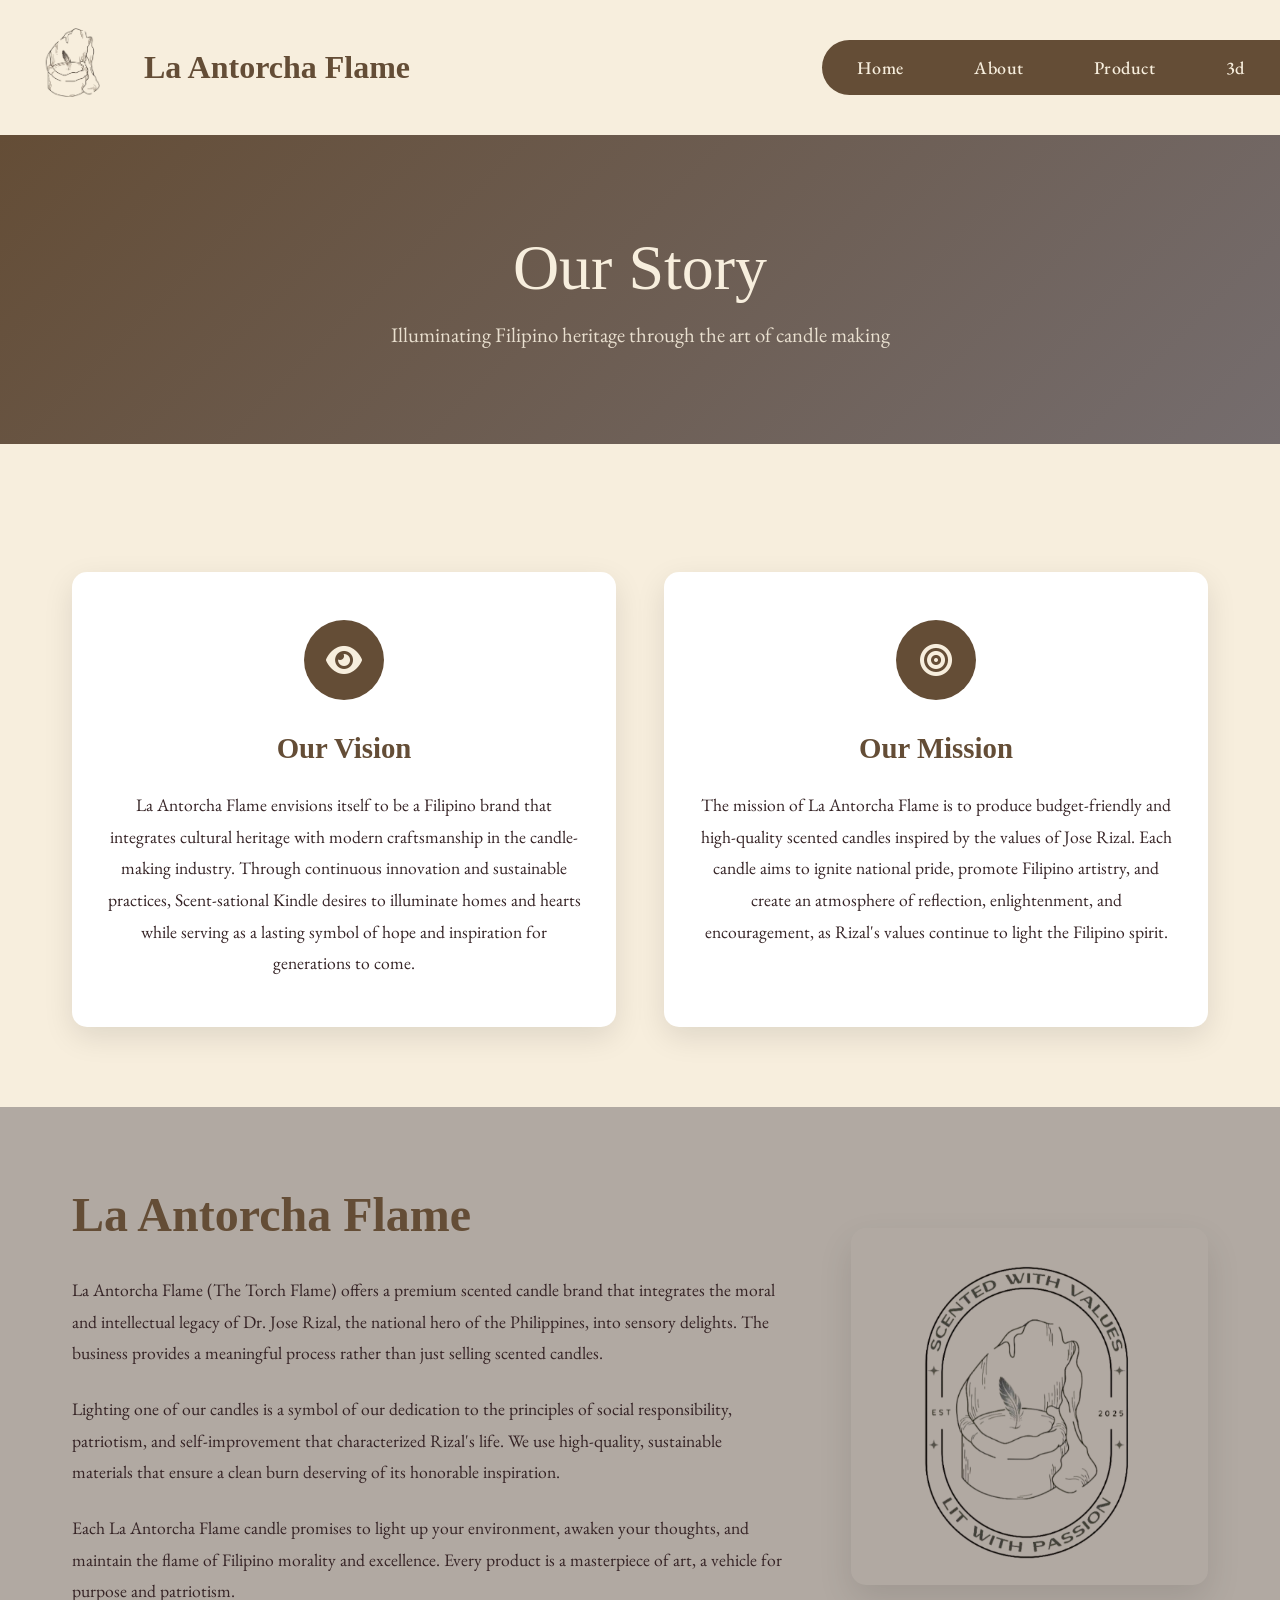
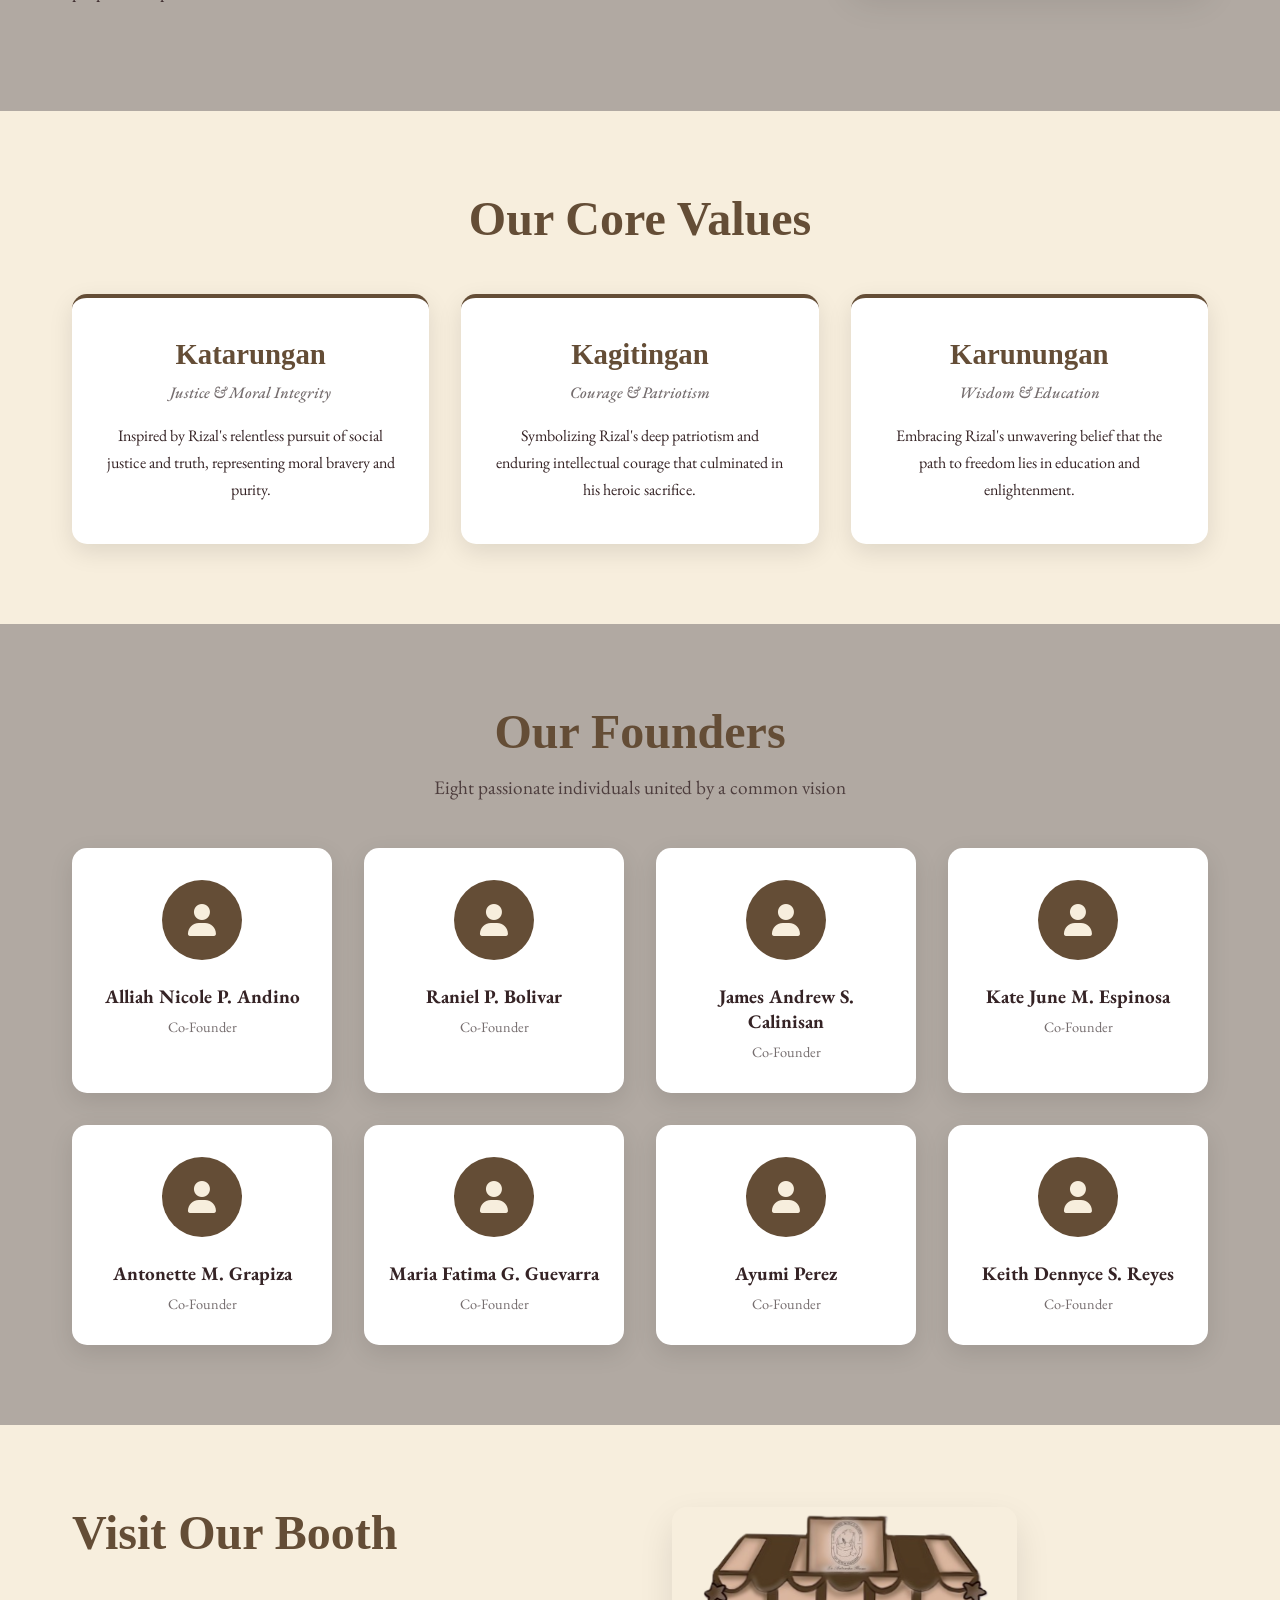
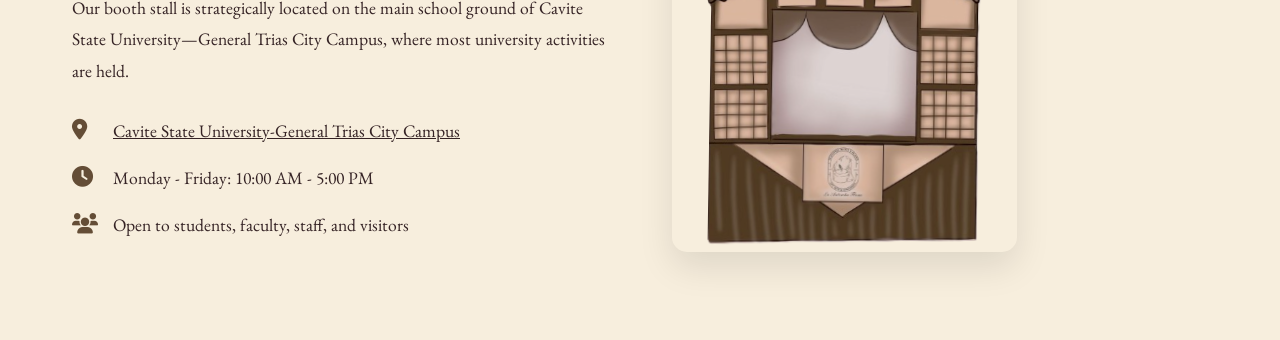
<file: about.html>
<!DOCTYPE html>
<html lang="en">
  <head>
    <meta charset="UTF-8" />
    <meta name="theme-color" content="#5c2f2d" />
    <meta name="viewport" content="width=device-width, initial-scale=1.0" />
    <link rel="icon" type="image/x-icon" href="assets/images/logo.ico" />
    <title>About Us - La Antorcha Flame</title>
    <link rel="stylesheet" href="styles/about-style.css" />
    <link rel="stylesheet" href="styles/header-style.css" />
    <link rel="stylesheet" href="styles/back-to-top.css" />
    <link
      rel="stylesheet"
      href="https://cdnjs.cloudflare.com/ajax/libs/font-awesome/6.0.0/css/all.min.css"
    />
    <link
      href="https://fonts.googleapis.com/css2?family=EB+Garamond:ital,wght@0,400..800;1,400..800&display=swap"
      rel="stylesheet"
    />
    <link
      href="https://db.onlinewebfonts.com/c/80556710521d23086f530e782e89b377?family=Shelley+Script+LT+W01"
      rel="stylesheet"
    />
  </head>
  <body>
    <iframe src="header.html" width="100%"></iframe>

    <main class="about-main">
      <section class="about-hero">
        <div class="hero-content">
          <h1>Our Story</h1>
          <p>Illuminating Filipino heritage through the art of candle making</p>
        </div>
      </section>

      <section class="mission-vision">
        <div class="container">
          <div class="mv-grid">
            <div class="mv-card">
              <div class="mv-icon">
                <i class="fas fa-eye"></i>
              </div>
              <h3>Our Vision</h3>
              <p>
                La Antorcha Flame envisions itself to be a Filipino brand that
                integrates cultural heritage with modern craftsmanship in the
                candle-making industry. Through continuous innovation and
                sustainable practices, Scent-sational Kindle desires to
                illuminate homes and hearts while serving as a lasting symbol of
                hope and inspiration for generations to come.
              </p>
            </div>
            <div class="mv-card">
              <div class="mv-icon">
                <i class="fas fa-bullseye"></i>
              </div>
              <h3>Our Mission</h3>
              <p>
                The mission of La Antorcha Flame is to produce budget-friendly
                and high-quality scented candles inspired by the values of Jose
                Rizal. Each candle aims to ignite national pride, promote
                Filipino artistry, and create an atmosphere of reflection,
                enlightenment, and encouragement, as Rizal's values continue to
                light the Filipino spirit.
              </p>
            </div>
          </div>
        </div>
      </section>

      <section class="our-story">
        <div class="container">
          <div class="story-content">
            <div class="story-text">
              <h2>La Antorcha Flame</h2>
              <p>
                La Antorcha Flame (The Torch Flame) offers a premium scented
                candle brand that integrates the moral and intellectual legacy
                of Dr. Jose Rizal, the national hero of the Philippines, into
                sensory delights. The business provides a meaningful process
                rather than just selling scented candles.
              </p>
              <p>
                Lighting one of our candles is a symbol of our dedication to the
                principles of social responsibility, patriotism, and
                self-improvement that characterized Rizal's life. We use
                high-quality, sustainable materials that ensure a clean burn
                deserving of its honorable inspiration.
              </p>
              <p>
                Each La Antorcha Flame candle promises to light up your
                environment, awaken your thoughts, and maintain the flame of
                Filipino morality and excellence. Every product is a masterpiece
                of art, a vehicle for purpose and patriotism.
              </p>
            </div>
            <div class="story-image">
              <img
                src="assets/images/logo-bg.png"
                alt="La Antorcha Flame Logo"
              />
            </div>
          </div>
        </div>
      </section>

      <section class="values">
        <div class="container">
          <h2>Our Core Values</h2>
          <div class="values-grid">
            <div class="value-card">
              <h3>Katarungan</h3>
              <p class="value-desc">Justice & Moral Integrity</p>
              <p>
                Inspired by Rizal's relentless pursuit of social justice and
                truth, representing moral bravery and purity.
              </p>
            </div>
            <div class="value-card">
              <h3>Kagitingan</h3>
              <p class="value-desc">Courage & Patriotism</p>
              <p>
                Symbolizing Rizal's deep patriotism and enduring intellectual
                courage that culminated in his heroic sacrifice.
              </p>
            </div>
            <div class="value-card">
              <h3>Karunungan</h3>
              <p class="value-desc">Wisdom & Education</p>
              <p>
                Embracing Rizal's unwavering belief that the path to freedom
                lies in education and enlightenment.
              </p>
            </div>
          </div>
        </div>
      </section>

      <section class="team">
        <div class="container">
          <h2>Our Founders</h2>
          <p class="team-subtitle">
            Eight passionate individuals united by a common vision
          </p>
          <div class="team-grid">
            <div class="team-member">
              <div class="member-avatar">
                <i class="fas fa-user"></i>
              </div>
              <h4>Alliah Nicole P. Andino</h4>
              <p>Co-Founder</p>
            </div>
            <div class="team-member">
              <div class="member-avatar">
                <i class="fas fa-user"></i>
              </div>
              <h4>Raniel P. Bolivar</h4>
              <p>Co-Founder</p>
            </div>
            <div class="team-member">
              <div class="member-avatar">
                <i class="fas fa-user"></i>
              </div>
              <h4>James Andrew S. Calinisan</h4>
              <p>Co-Founder</p>
            </div>
            <div class="team-member">
              <div class="member-avatar">
                <i class="fas fa-user"></i>
              </div>
              <h4>Kate June M. Espinosa</h4>
              <p>Co-Founder</p>
            </div>
            <div class="team-member">
              <div class="member-avatar">
                <i class="fas fa-user"></i>
              </div>
              <h4>Antonette M. Grapiza</h4>
              <p>Co-Founder</p>
            </div>
            <div class="team-member">
              <div class="member-avatar">
                <i class="fas fa-user"></i>
              </div>
              <h4>Maria Fatima G. Guevarra</h4>
              <p>Co-Founder</p>
            </div>
            <div class="team-member">
              <div class="member-avatar">
                <i class="fas fa-user"></i>
              </div>
              <h4>Ayumi Perez</h4>
              <p>Co-Founder</p>
            </div>
            <div class="team-member">
              <div class="member-avatar">
                <i class="fas fa-user"></i>
              </div>
              <h4>Keith Dennyce S. Reyes</h4>
              <p>Co-Founder</p>
            </div>
          </div>
        </div>
      </section>

      <section class="location">
        <div class="container">
          <div class="location-content">
            <div class="location-text">
              <h2>Visit Our Booth</h2>
              <p>
                Our booth stall is strategically located on the main school
                ground of Cavite State University—General Trias City Campus,
                where most university activities are held.
              </p>
              <div class="location-details">
                <div class="detail-item">
                  <i class="fas fa-map-marker-alt"></i>
                  <span
                    ><a
                      href="https://maps.app.goo.gl/ERkqHiTruerLSbaC7"
                      target="_blank"
                      >Cavite State University-General Trias City Campus</a
                    ></span
                  >
                </div>
                <div class="detail-item">
                  <i class="fas fa-clock"></i>
                  <span>Monday - Friday: 10:00 AM - 5:00 PM</span>
                </div>
                <div class="detail-item">
                  <i class="fas fa-users"></i>
                  <span>Open to students, faculty, staff, and visitors</span>
                </div>
              </div>
            </div>
            <div class="location-image">
              <img
                src="assets/images/booth.png"
                alt="La Antorcha Flame Booth"
              />
            </div>
          </div>
        </div>
      </section>
    </main>
    <a href="#page-header" class="back-to-top" id="backToTop">
        <i class="fas fa-chevron-up"></i>
    </a>

    <script src="scripts/script.js"></script>
  </body>
</html>
</file>
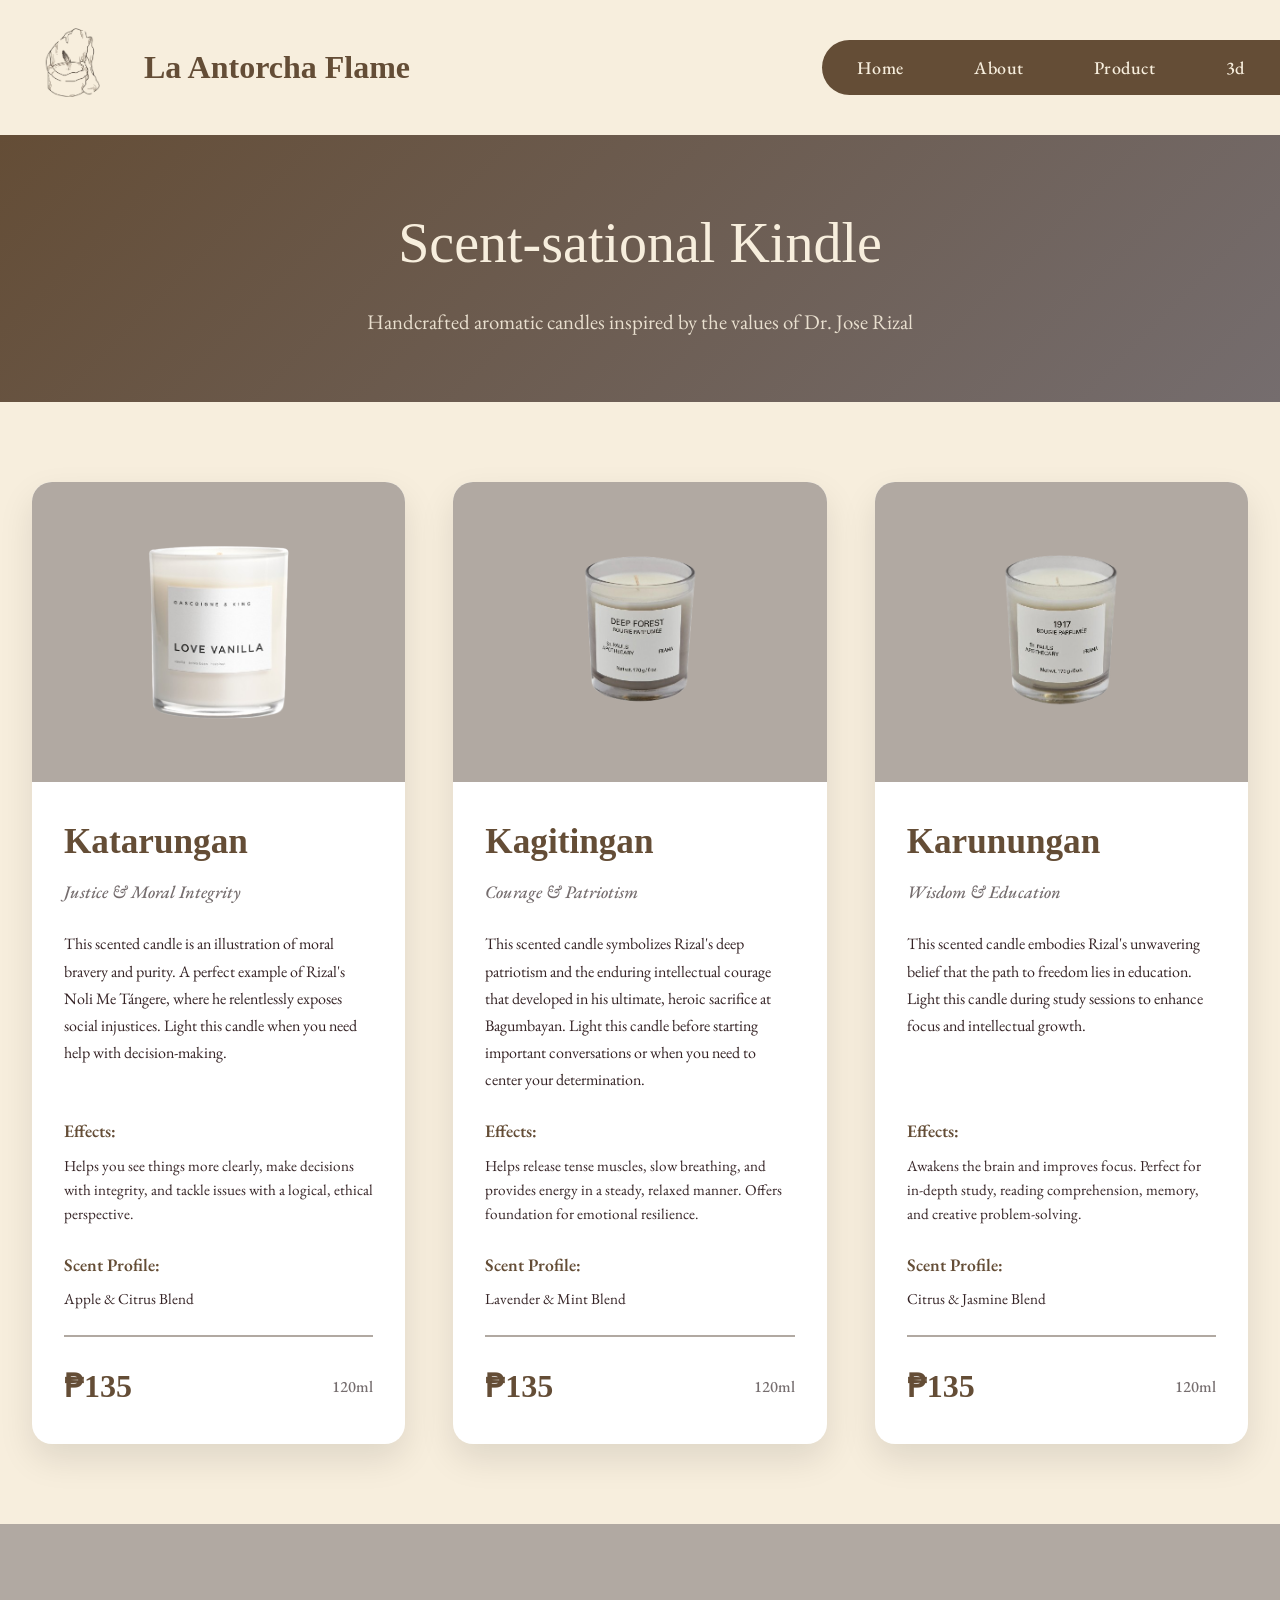
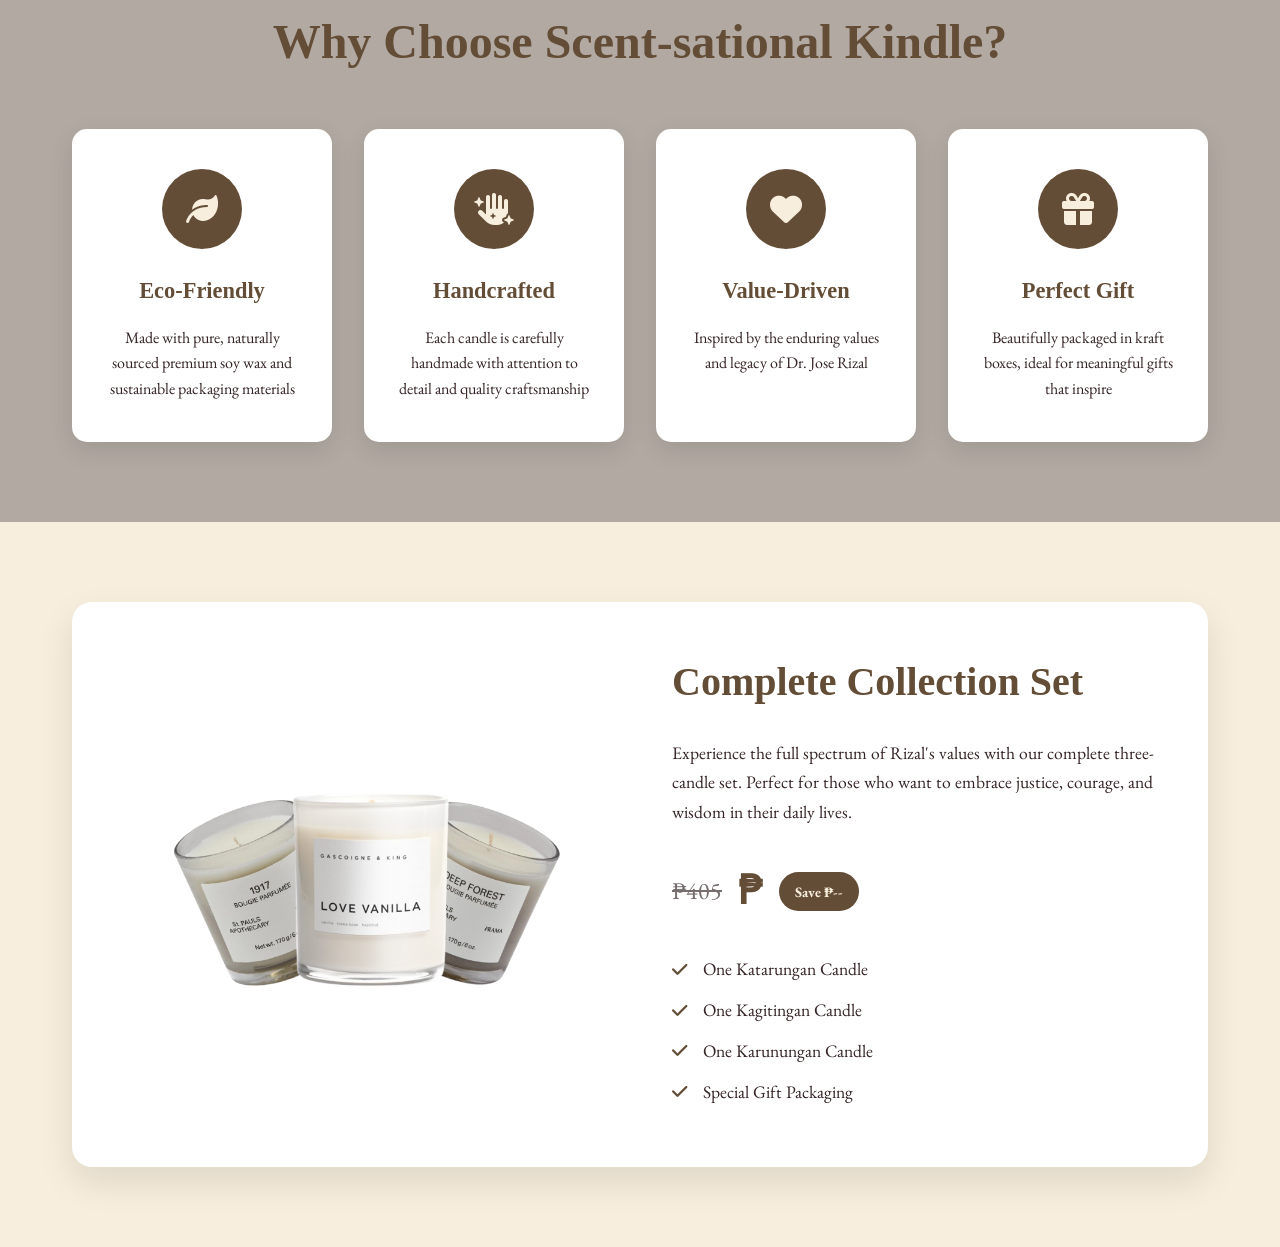
<file: product.html>
<!DOCTYPE html>
<html lang="en">
<head>
    <meta charset="UTF-8">
    <meta name="theme-color" content="#5c2f2d" />
    <meta name="viewport" content="width=device-width, initial-scale=1.0">
    <link rel="icon" type="image/x-icon" href="assets/images/logo.ico" />
    <link rel="stylesheet" href="styles/product-style.css">
    <link rel="stylesheet" href="styles/header-style.css">
    <link rel="stylesheet" href="styles/back-to-top.css" />
    <link rel="stylesheet" href="https://cdnjs.cloudflare.com/ajax/libs/font-awesome/6.0.0/css/all.min.css">
    <link href="https://fonts.googleapis.com/css2?family=EB+Garamond:ital,wght@0,400..800;1,400..800&display=swap" rel="stylesheet">
    <link href="https://db.onlinewebfonts.com/c/80556710521d23086f530e782e89b377?family=Shelley+Script+LT+W01" rel="stylesheet">
    <title>La Antorcha Flame - Products</title>
</head>
<body>
    <iframe src="header.html" width="100%" height="100" frameborder="0"></iframe>

    <main class="product-main">
        <section class="products-hero">
            <div class="hero-content">
                <h1>Scent-sational Kindle</h1>
                <p>Handcrafted aromatic candles inspired by the values of Dr. Jose Rizal</p>
            </div>
        </section>

        <section class="products-grid">
            <!-- Product 1: Katarungan -->
            <div class="product-card">
                <div class="product-image">
                    <img src="assets/images/candle 1.png" alt="Katarungan Scented Candle">
                </div>
                <div class="product-info">
                    <h3 class="product-name">Katarungan</h3>
                    <p class="product-tagline">Justice & Moral Integrity</p>
                    <p class="product-description">
                        This scented candle is an illustration of moral bravery and purity. A perfect example of Rizal's Noli Me Tángere, where he relentlessly exposes social injustices. Light this candle when you need help with decision-making.
                    </p>
                    <div class="product-effects">
                        <h4>Effects:</h4>
                        <p>Helps you see things more clearly, make decisions with integrity, and tackle issues with a logical, ethical perspective.</p>
                    </div>
                    <div class="product-scent">
                        <h4>Scent Profile:</h4>
                        <p>Apple & Citrus Blend</p>
                    </div>
                    <div class="product-price">
                        <span class="price">₱135</span>
                        <span class="volume">120ml</span>
                    </div>
                </div>
            </div>

            <!-- Product 2: Kagitingan -->
            <div class="product-card">
                <div class="product-image">
                    <img src="assets/images/candle 2.png" alt="Kagitingan Scented Candle">
                </div>
                <div class="product-info">
                    <h3 class="product-name">Kagitingan</h3>
                    <p class="product-tagline">Courage & Patriotism</p>
                    <p class="product-description">
                        This scented candle symbolizes Rizal's deep patriotism and the enduring intellectual courage that developed in his ultimate, heroic sacrifice at Bagumbayan. Light this candle before starting important conversations or when you need to center your determination.
                    </p>
                    <div class="product-effects">
                        <h4>Effects:</h4>
                        <p>Helps release tense muscles, slow breathing, and provides energy in a steady, relaxed manner. Offers foundation for emotional resilience.</p>
                    </div>
                    <div class="product-scent">
                        <h4>Scent Profile:</h4>
                        <p>Lavender & Mint Blend</p>
                    </div>
                    <div class="product-price">
                        <span class="price">₱135</span>
                        <span class="volume">120ml</span>
                    </div>
                </div>
            </div>

            <!-- Product 3: Karunungan -->
            <div class="product-card">
                <div class="product-image">
                    <img src="assets/images/candle 3.png" alt="Karunungan Scented Candle">
                </div>
                <div class="product-info">
                    <h3 class="product-name">Karunungan</h3>
                    <p class="product-tagline">Wisdom & Education</p>
                    <p class="product-description">
                        This scented candle embodies Rizal's unwavering belief that the path to freedom lies in education. Light this candle during study sessions to enhance focus and intellectual growth.
                    </p>
                    <div class="product-effects">
                        <h4>Effects:</h4>
                        <p>Awakens the brain and improves focus. Perfect for in-depth study, reading comprehension, memory, and creative problem-solving.</p>
                    </div>
                    <div class="product-scent">
                        <h4>Scent Profile:</h4>
                        <p>Citrus & Jasmine Blend</p>
                    </div>
                    <div class="product-price">
                        <span class="price">₱135</span>
                        <span class="volume">120ml</span>
                    </div>
                </div>
            </div>
        </section>

        <section class="product-features">
            <div class="container">
                <h2>Why Choose Scent-sational Kindle?</h2>
                <div class="features-grid">
                    <div class="feature">
                        <div class="feature-icon">
                            <i class="fas fa-leaf"></i>
                        </div>
                        <h3>Eco-Friendly</h3>
                        <p>Made with pure, naturally sourced premium soy wax and sustainable packaging materials</p>
                    </div>
                    <div class="feature">
                        <div class="feature-icon">
                            <i class="fas fa-hand-sparkles"></i>
                        </div>
                        <h3>Handcrafted</h3>
                        <p>Each candle is carefully handmade with attention to detail and quality craftsmanship</p>
                    </div>
                    <div class="feature">
                        <div class="feature-icon">
                            <i class="fas fa-heart"></i>
                        </div>
                        <h3>Value-Driven</h3>
                        <p>Inspired by the enduring values and legacy of Dr. Jose Rizal</p>
                    </div>
                    <div class="feature">
                        <div class="feature-icon">
                            <i class="fas fa-gift"></i>
                        </div>
                        <h3>Perfect Gift</h3>
                        <p>Beautifully packaged in kraft boxes, ideal for meaningful gifts that inspire</p>
                    </div>
                </div>
            </div>
        </section>

        <section class="product-set">
            <div class="container">
                <div class="set-content">
                    <div class="set-image">
                        <img src="assets/images/candle set.png" alt="Complete Candle Set">
                    </div>
                    <div class="set-info">
                        <h2>Complete Collection Set</h2>
                        <p>Experience the full spectrum of Rizal's values with our complete three-candle set. Perfect for those who want to embrace justice, courage, and wisdom in their daily lives.</p>
                        <div class="set-price">
                            <span class="original-price">₱405</span>
                            <span class="set-discount">₱</span>
                            <span class="discount-tag">Save ₱--</span>
                        </div>
                        <ul class="set-includes">
                            <li><i class="fas fa-check"></i> One Katarungan Candle</li>
                            <li><i class="fas fa-check"></i> One Kagitingan Candle</li>
                            <li><i class="fas fa-check"></i> One Karunungan Candle</li>
                            <li><i class="fas fa-check"></i> Special Gift Packaging</li>
                        </ul>
                    </div>
                </div>
            </div>
        </section>
    </main>
    <a href="#page-header" class="back-to-top" id="backToTop">
        <i class="fas fa-chevron-up"></i>
    </a>

    <script src="scripts/script.js"></script>
</body>
</html>
</file>
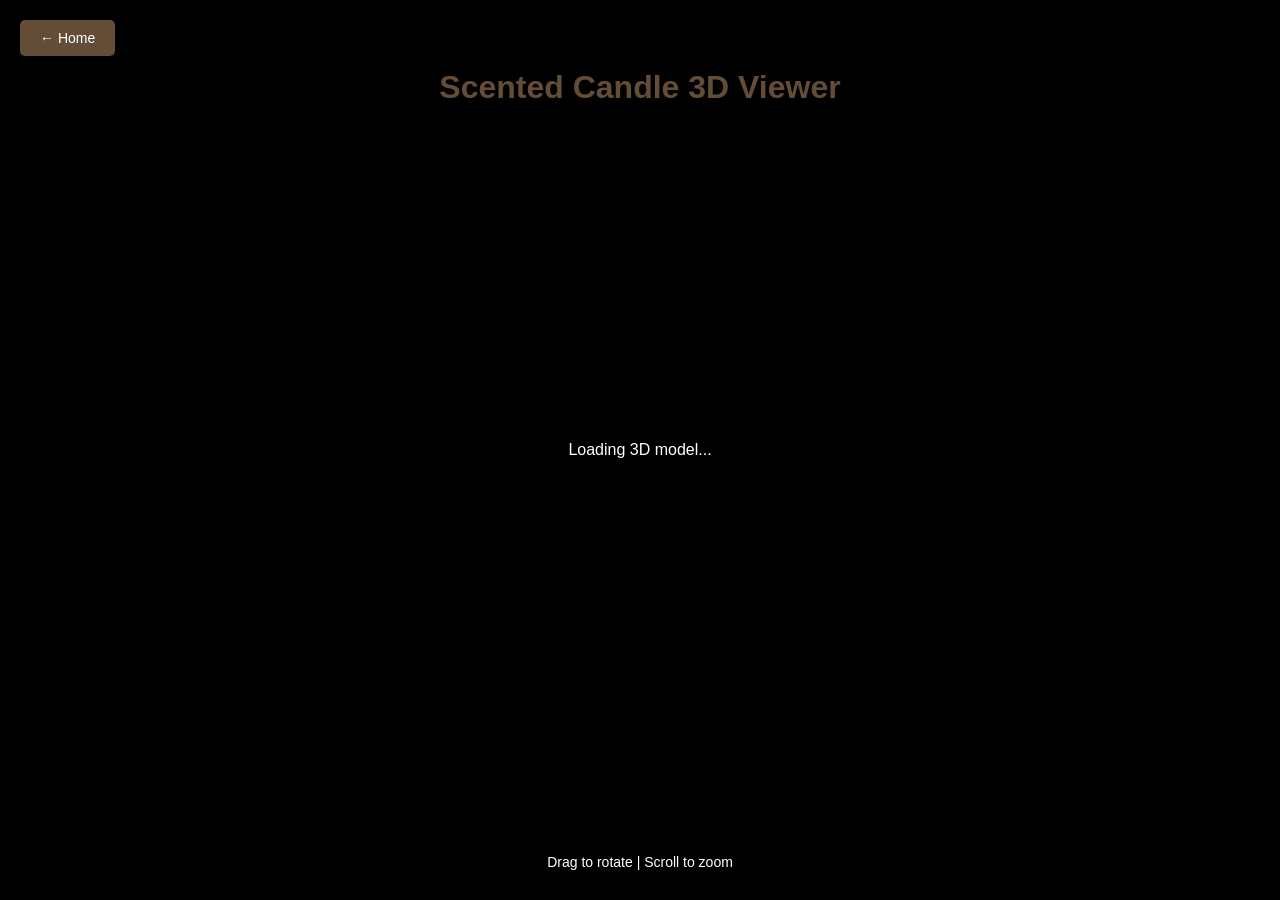
<file: scented-candle.html>
<!DOCTYPE html>
<html>
  <head>
    <meta charset="utf-8" />
    <title>Scented Candle 3D</title>
    <meta name="viewport" content="width=device-width, initial-scale=1.0">
    <style>
        body {
            margin: 0;
            font-family: "Montserrat", sans-serif;
            background-color: #000;
            overflow: hidden;
            display: flex;
            
        }

        header {
            margin-top: 3em;
            text-align: center;
            color: #644d36;
            position: absolute;
            width: 100%;
            z-index: 100;
        }

        header h1 {
            font-size: 2em;
            font-weight: 900;
        }

        #container3D {
            width: 100vw;
            height: 100vh;
            position: absolute;
            top: 0;
            left: 0;
        }

        #instructions {
            position: absolute;
            bottom: 20px;
            left: 50%;
            transform: translateX(-50%);
            color: white;
            background: rgba(0,0,0,0.7);
            padding: 10px 20px;
            border-radius: 5px;
            z-index: 100;
            font-size: 14px;
            transition: opacity 0.5s ease;
        }

        #loading {
            position: absolute;
            top: 50%;
            left: 50%;
            transform: translate(-50%, -50%);
            color: white;
            z-index: 101;
        }

        #homeBtn {
            position: absolute;
            top: 20px;
            left: 20px;
            background: #644d36;
            color: white;
            border: none;
            padding: 10px 20px;
            border-radius: 5px;
            cursor: pointer;
            font-family: "Montserrat", sans-serif;
            font-size: 14px;
            z-index: 100;
            transition: background 0.3s ease;
        }

        #homeBtn:hover {
            background: #7a6146;
        }
    </style>
  </head>
  <body>
    
    <header>
      <h1>Scented Candle 3D Viewer</h1>
    </header>

    <button id="homeBtn">← Home</button>

    <main>
      <div id="container3D"></div>
      <div id="loading">Loading 3D model...</div>
      <div id="instructions">Drag to rotate | Scroll to zoom</div>
    </main>

    <script type="module">
        // Import the THREE.js library
        import * as THREE from "https://cdn.skypack.dev/three@0.129.0/build/three.module.js";
        import { OrbitControls } from "https://cdn.skypack.dev/three@0.129.0/examples/jsm/controls/OrbitControls.js";
        import { GLTFLoader } from "https://cdn.skypack.dev/three@0.129.0/examples/jsm/loaders/GLTFLoader.js";

        // Create a Three.JS Scene
        const scene = new THREE.Scene();
        scene.background = new THREE.Color(0xb1a9a2);
        
        const camera = new THREE.PerspectiveCamera(75, window.innerWidth / window.innerHeight, 0.1, 1000);

        // Keep the 3D object on a global variable so we can access it later
        let object;
        let controls;
        let renderer;

        // Get DOM elements
        const loadingElement = document.getElementById('loading');
        const container = document.getElementById('container3D');

        // Instantiate a loader for the .gltf file
        const loader = new GLTFLoader();

        // Load the file
        loader.load(
            './assets/scented_candle/scene.gltf',
            function (gltf) {
                // Hide loading indicator
                loadingElement.style.display = 'none';
                
                // If the file is loaded, add it to the scene
                object = gltf.scene;
                scene.add(object);
                console.log('Scented candle loaded successfully!', object);
                
                // Enable shadows for all children
                object.traverse((child) => {
                    if (child.isMesh) {
                        child.castShadow = true;
                        child.receiveShadow = true;
                    }
                });
                
                // MAKE THE CANDLE BIGGER - Scale it up
                const scale = 10; // Increase this number to make it bigger (was 1)
                object.scale.set(scale, scale, scale);
                
                // Center the object and adjust camera
                const box = new THREE.Box3().setFromObject(object);
                const center = box.getCenter(new THREE.Vector3());
                const size = box.getSize(new THREE.Vector3());
                
                console.log('Model center:', center);
                console.log('Model size:', size);
                
                // Center the model
                object.position.x -= center.x;
                object.position.y -= center.y;
                object.position.z -= center.z;
                
                // Adjust camera distance based on model size
                const maxDim = Math.max(size.x, size.y, size.z);
                const cameraDistance = maxDim * 1.5;
                camera.position.set(cameraDistance, cameraDistance * 0.5, cameraDistance);
                
                // Update controls
                controls.target.set(0, 0, 0);
                controls.update();
            },
            function (xhr) {
                // While loading, log the progress
                const percent = (xhr.loaded / xhr.total * 100);
                console.log(percent + '% loaded');
                loadingElement.textContent = 'Loading 3D model... ' + percent.toFixed(2) + '%';
            },
            function (error) {
                // If there is an error, display it
                console.error('Error loading model:', error);
                loadingElement.textContent = 'Error loading model. Check console.';
            }
        );

        // Initialize Three.js
        function init() {
            // Instantiate renderer
            renderer = new THREE.WebGLRenderer({ 
                alpha: true,
                antialias: true 
            });
            updateRendererSize();
            renderer.shadowMap.enabled = true;
            renderer.shadowMap.type = THREE.PCFSoftShadowMap;

            // Add the renderer to the DOM
            container.appendChild(renderer.domElement);

            // Set initial camera position
            camera.position.set(5, 2, 5);

            // Add lights to the scene
            const topLight = new THREE.DirectionalLight(0xffffff, 1);
            topLight.position.set(10, 10, 10);
            topLight.castShadow = true;
            scene.add(topLight);

            const ambientLight = new THREE.AmbientLight(0x404040, 0.6);
            scene.add(ambientLight);

            const frontLight = new THREE.DirectionalLight(0xffffff, 0.3);
            frontLight.position.set(0, 5, 10);
            scene.add(frontLight);

            // Add controls - MAKE ROTATION FASTER
            controls = new OrbitControls(camera, renderer.domElement);
            controls.enableDamping = true;
            controls.dampingFactor = 0.05;
            controls.autoRotate = true;
            controls.autoRotateSpeed = 5.0; // Increased from 1.0 to 2.0 (100% faster)
            
            // MAKE ZOOM AND ROTATION FASTER
            controls.rotateSpeed = 1.0; // Increase rotation speed with mouse
            controls.zoomSpeed = 1.2;   // Increase zoom speed
            controls.panSpeed = 0.8;    // Increase pan speed
        }

        // Update renderer size based on window size
        function updateRendererSize() {
            if (!renderer) return;
            
            const width = window.innerWidth;
            const height = window.innerHeight;
            
            renderer.setSize(width, height);
            
            if (camera) {
                camera.aspect = width / height;
                camera.updateProjectionMatrix();
            }
        }

        // Render loop
        function animate() {
            requestAnimationFrame(animate);
            controls.update();
            renderer.render(scene, camera);
        }

        // Handle window resize
        function onWindowResize() {
            updateRendererSize();
        }

        // Initialize and start
        init();
        window.addEventListener("resize", onWindowResize);
        animate();

        // Instructions toggle
        const instructions = document.getElementById('instructions');
        let hideTimeout;
        
        function hideInstructions() {
            hideTimeout = setTimeout(() => {
                instructions.style.opacity = '0';
            }, 3000);
        }
        
        function showInstructions() {
            clearTimeout(hideTimeout);
            instructions.style.opacity = '1';
            hideInstructions();
        }
        
        // Event listeners for instructions
        renderer.domElement.addEventListener('mousedown', showInstructions);
        renderer.domElement.addEventListener('wheel', showInstructions);
        
        // Initial hide
        hideInstructions();

        // Add home button functionality
        const homeBtn = document.getElementById('homeBtn');
        homeBtn.addEventListener('click', () => {
            window.location.href = 'index.html';
        });
    </script>
  </body>
</html>
</file>
<file: styles/about-style.css>
* {
    margin: 0;
    padding: 0;
    box-sizing: border-box;
}

:root {
    --main-color: #644D36;
    --main-bg: #F7EEDD;
    --footer-bg: #B1A9A2;
    --light-color-font: #F7EEDD;
    --dark-color-font: #352325;
    --accent-color: #756d6e;
}

::-webkit-scrollbar {
    display: none;
}

iframe[src="header.html"] {
    width: 100%;
    height: 15vh;
    border: none;
    display: block;
}

body {
    background-color: var(--main-bg);
    font-family: 'EB Garamond', serif;
    color: var(--dark-color-font);
}

.about-main {
    min-height: 85vh;
}

.container {
    max-width: 1200px;
    margin: 0 auto;
    padding: 0 2rem;
}

.about-hero {
    background: linear-gradient(135deg, var(--main-color) 0%, var(--accent-color) 100%);
    color: var(--light-color-font);
    padding: 6rem 2rem;
    text-align: center;
}

.hero-content h1 {
    font-family: "Shelley Script LT W01", serif;
    font-size: 4rem;
    margin-bottom: 1rem;
    font-weight: normal;
}

.hero-content p {
    font-size: 1.3rem;
    opacity: 0.9;
}

/* Mission Vision Section */
.mission-vision {
    padding: 5rem 0;
    background-color: var(--main-bg);
}

.mv-grid {
    display: grid;
    grid-template-columns: repeat(auto-fit, minmax(300px, 1fr));
    gap: 3rem;
    margin-top: 3rem;
}

.mv-card {
    background: white;
    padding: 3rem 2rem;
    border-radius: 15px;
    text-align: center;
    box-shadow: 0 10px 30px rgba(0,0,0,0.1);
    transition: transform 0.3s ease;
}

.mv-card:hover {
    transform: translateY(-5px);
}

.mv-icon {
    width: 80px;
    height: 80px;
    background: var(--main-color);
    border-radius: 50%;
    display: flex;
    align-items: center;
    justify-content: center;
    margin: 0 auto 2rem;
}

.mv-icon i {
    font-size: 2rem;
    color: var(--light-color-font);
}

.mv-card h3 {
    font-size: 1.8rem;
    margin-bottom: 1.5rem;
    color: var(--main-color);
    font-family: "Shelley Script LT W01", serif;
}

.mv-card p {
    font-size: 1.1rem;
    line-height: 1.8;
}

/* Our Story Section */
.our-story {
    padding: 5rem 0;
    background-color: var(--footer-bg);
}

.story-content {
    display: grid;
    grid-template-columns: 2fr 1fr;
    gap: 4rem;
    align-items: center;
}

.story-text h2 {
    font-family: "Shelley Script LT W01", serif;
    font-size: 3rem;
    color: var(--main-color);
    margin-bottom: 2rem;
}

.story-text p {
    font-size: 1.1rem;
    margin-bottom: 1.5rem;
    line-height: 1.8;
}

.story-image {
    text-align: center;
}

.story-image img {
    max-width: 100%;
    height: auto;
    border-radius: 15px;
    box-shadow: 0 15px 35px rgba(0,0,0,0.1);
}

/* Values Section */
.values {
    padding: 5rem 0;
    background-color: var(--main-bg);
    text-align: center;
}

.values h2 {
    font-family: "Shelley Script LT W01", serif;
    font-size: 3rem;
    color: var(--main-color);
    margin-bottom: 1rem;
}

.values-grid {
    display: grid;
    grid-template-columns: repeat(auto-fit, minmax(250px, 1fr));
    gap: 2rem;
    margin-top: 3rem;
}

.value-card {
    background: white;
    padding: 2.5rem 2rem;
    border-radius: 15px;
    box-shadow: 0 8px 25px rgba(0,0,0,0.1);
    transition: all 0.3s ease;
    border-top: 4px solid var(--main-color);
}

.value-card:hover {
    transform: translateY(-8px);
    box-shadow: 0 15px 35px rgba(0,0,0,0.15);
}

.value-card h3 {
    font-size: 1.8rem;
    color: var(--main-color);
    margin-bottom: 0.5rem;
    font-family: "Shelley Script LT W01", serif;
}

.value-desc {
    font-style: italic;
    color: var(--accent-color);
    margin-bottom: 1rem;
    font-weight: 500;
}

.value-card p {
    font-size: 1rem;
    line-height: 1.7;
}

/* Team Section */
.team {
    padding: 5rem 0;
    background-color: var(--footer-bg);
    text-align: center;
}

.team h2 {
    font-family: "Shelley Script LT W01", serif;
    font-size: 3rem;
    color: var(--main-color);
    margin-bottom: 1rem;
}

.team-subtitle {
    font-size: 1.2rem;
    color: var(--dark-color-font);
    margin-bottom: 3rem;
    opacity: 0.8;
}

.team-grid {
    display: grid;
    grid-template-columns: repeat(4, minmax(200px, 1fr));
    gap: 2rem;
}

.team-member {
    background: white;
    padding: 2rem 1.5rem;
    border-radius: 15px;
    box-shadow: 0 8px 25px rgba(0,0,0,0.1);
    transition: transform 0.3s ease;
}

.team-member:hover {
    transform: translateY(-5px);
}

.member-avatar {
    width: 80px;
    height: 80px;
    background: var(--main-color);
    border-radius: 50%;
    display: flex;
    align-items: center;
    justify-content: center;
    margin: 0 auto 1.5rem;
}

.member-avatar i {
    font-size: 2rem;
    color: var(--light-color-font);
}

.team-member h4 {
    font-size: 1.2rem;
    color: var(--dark-color-font);
    margin-bottom: 0.5rem;
}

.team-member p {
    color: var(--accent-color);
    font-size: 0.9rem;
}

/* Location Section */
.location {
    padding: 5rem 0;
    background-color: var(--main-bg);
}

.location-content {
    display: grid;
    grid-template-columns: 1fr 1fr;
    gap: 4rem;
    align-items: center;
}

.location-details a {
  color: var(--dark-color-font);
  transition: all 0.3s ease;
}

.location-details a:hover {
  color: #756d6e;
}

.location-text h2 {
    font-family: "Shelley Script LT W01", serif;
    font-size: 3rem;
    color: var(--main-color);
    margin-bottom: 2rem;
}

.location-text p {
    font-size: 1.1rem;
    margin-bottom: 2rem;
    line-height: 1.8;
}

.detail-item {
    display: flex;
    align-items: center;
    margin-bottom: 1.5rem;
    font-size: 1.1rem;
}

.detail-item i {
    color: var(--main-color);
    font-size: 1.3rem;
    margin-right: 1rem;
    width: 25px;
}

.location-image img {
    max-width: 100%;
    height: auto;
    border-radius: 15px;
    box-shadow: 0 15px 35px rgba(0,0,0,0.1);
}

/* Responsive Design */
@media (max-width: 1024px) {
    .hero-content h1 {
        font-size: 3rem;
    }
    
    .story-content,
    .location-content {
        grid-template-columns: 1fr;
        gap: 3rem;
    }
    
    .story-image,
    .location-image {
        order: -1;
    }
}

@media (max-width: 768px) {
    .about-hero {
        padding: 4rem 1rem;
    }
    
    .hero-content h1 {
        font-size: 2.5rem;
    }
    
    .hero-content p {
        font-size: 1.1rem;
    }
    
    .container {
        padding: 0 1rem;
    }
    
    .mv-grid,
    .values-grid {
        grid-template-columns: 1fr;
    }

    .team-grid {
        grid-template-columns: repeat(2, minmax(150px, 1fr));
    }
    
    .mv-card,
    .value-card,
    .team-member {
        padding: 2rem 1.5rem;
    }
    
    .story-text h2,
    .values h2,
    .team h2,
    .location-text h2 {
        font-size: 2.2rem;
    }
}

@media (max-width: 480px) {
    .about-hero {
        padding: 3rem 1rem;
    }
    
    .hero-content h1 {
        font-size: 2rem;
    }
    
    .hero-content p {
        font-size: 1rem;
    }
    
    .mv-card,
    .value-card,
    .team-member {
        padding: 1.5rem 1rem;
    }
    
    .detail-item {
        font-size: 1rem;
    }
    
    .team-grid {
        grid-template-columns: repeat(1, minmax(1rem, 1fr));
    }
}

/* cursor */
.mv-card:hover {
  cursor: url(../assets/images/hover.png), pointer;
}

.value-card:hover {
  cursor: url(../assets/images/hover.png), pointer;
}

.team-member:hover {
  cursor: url(../assets/images/hover.png), pointer;
}

.location-details a:hover {
  cursor: url(../assets/images/hover.png), pointer;
}
</file>
<file: styles/header-style.css>
* {
    margin: 0;
    padding: 0;
    box-sizing: border-box;
}

::-webkit-scrollbar {
    display: none;
}

:root {
    --main-color: #644D36;
    --main-bg: #F7EEDD;
    --footer-bg: #B1A9A2;
    --light-color-font: #F7EEDD;
    --dark-color-font: #352325;
    --accent-color: #756d6e;
}

body {
    margin: 0;
}

header {
    font-family: 'EB Garamond', serif;
    display: flex;
    justify-content: space-between;
    background-color: var(--main-bg);
    height: 100vh;
}

.header-content {
    padding: 0 2rem;
    display: flex;
    align-items: center;
    gap: 2rem;
}

.header-content h1 {
    font-family: "Shelley Script LT W01", serif;
    color: var(--main-color);
}

.logo {
    color: white;
    font-size: 1.8rem;
    font-weight: bold;
    text-decoration: none;
}

.logo img {
    height: 5rem;
}

nav {
    display: flex;
    align-items: center;
}

nav ul {
    list-style: none;
    display: flex;
    gap: 2rem;
    background-color: var(--main-color);
    padding: 1rem;
    border-radius: 5rem 0 0 5rem;
}

nav a {
    position: relative;
    text-decoration: none;
    font-family: 'EB Garamond', serif;
    color: var(--light-color-font);
    font-size: 18px;
    letter-spacing: 0.5px;
    padding: 0.8rem 1.2rem;
    font-weight: 500;
    transition: all 0.3s ease;
}

nav a:after {
    content: "";
    position: absolute;
    background-color: var(--light-color-font);
    height: 2px;
    width: 0;
    left: 20%;
    bottom: 5px;
    transition: 0.3s;
}

nav a:hover {
    color: var(--light-color-font);
}

nav a:hover:after {
    width: 60%;
}

/* Tablet Styles (768px - 1024px) */
@media (max-width: 1024px) and (min-width: 769px) {
    .header-content h1 {
        font-size: 3rem;
    }

    .logo img {
        height: 7rem;
    }
    
    nav ul {
        gap: 1.5rem;
    }
    
    nav a {
        font-size: 1.25rem;
        padding: 0.6rem 1rem;
    }
}

/* Mobile Styles (768px and below) */
@media (max-width: 768px) {
    header {
        height: auto;
        gap: 1rem;
    }
    
    .header-content {
        padding: 0;
        justify-content: center;
        padding: 0 1rem;
    }
    
    .header-content h1 {
        font-size: 1.5rem;
    }
    
    .logo img {
        height: 5rem;
    }
    
    nav ul {
        padding: 0.8rem;
        gap: 1rem;
    }
    
    nav a {
        font-size: 14px;
        padding: 0.5rem 0.8rem;
    }
}

/* Burger Menu Styles - Mobile Only (480px and below) */
.burger-menu {
    display: none;
    flex-direction: column;
    cursor: pointer;
    padding: 0.5rem;
    z-index: 1000;
    background: var(--main-bg);
    border-radius: 4px;
}

.burger-menu span {
    width: 25px;
    height: 3px;
    background-color: var(--main-color);
    margin: 3px 0;
    transition: 0.3s;
    border-radius: 2px;
}

/* Burger menu animation to X */
.burger-menu.active span:nth-child(1) {
    transform: rotate(45deg) translate(6px, 6px);
    background-color: var(--light-color-font);
}

.burger-menu.active span:nth-child(2) {
    opacity: 0;
}

.burger-menu.active span:nth-child(3) {
    transform: rotate(-45deg) translate(6px, -6px);
    background-color: var(--light-color-font);
}

.burger-menu.active {
    background-color: var(--main-color);
    border-color: var(--light-color-font);
}

/* Small Mobile Styles (480px and below) - BURGER MENU ONLY HERE */
@media (max-width: 480px) {
    .header-content h1 {
        font-size: 1.5rem;
    }
    
    .logo img {
        height: 3.5rem;
    }
    
    nav ul {
        display: none;
    }
    
    .burger-menu {
        display: flex;
    }
    
    nav ul.active {
        display: flex;
        position: fixed;
        top: 0;
        right: 0;
        width: 100%;
        background-color: var(--main-color);
        flex-direction: row;
        justify-content: center;
        align-items: center;
        text-align: center;
        z-index: 999;
        border-radius: 0;
        gap: 1rem;
        margin: 0;
    }
    
    nav ul li {
        width: 100%;
    }
    
    nav a {
        font-size: .75rem;
        display: block;
        width: 100%;
        text-align: center;
    }
    
    nav a:after {
        left: 50%;
        transform: translateX(-50%);
        bottom: 8px;
    }
    
    nav a:hover:after {
        width: 40%;
    }
}

/* cursor */
* {
    cursor: url(../assets/images/pointer.png), auto;
}

nav a:hover,
.burger-menu:hover,
.logo:hover {
    cursor: url(../assets/images/hover.png), pointer;
}

.burger-menu span {
    cursor: url(../assets/images/pointer.png), auto;
}

.burger-menu:hover span {
    cursor: url(../assets/images/hover.png), pointer;
}

input, textarea {
    cursor: url(../assets/images/pointer.png), text;
}
</file>
<file: styles/back-to-top.css>
.back-to-top {
    position: fixed;
    bottom: 30px;
    right: 30px;
    width: 50px;
    height: 50px;
    background-color: var(--main-color);
    color: var(--light-color-font);
    border: none;
    border-radius: 50%;
    cursor: pointer;
    display: flex;
    align-items: center;
    justify-content: center;
    font-size: 1.2rem;
    text-decoration: none;
    box-shadow: 0 4px 15px rgba(0, 0, 0, 0.2);
    transition: all 0.3s ease;
    opacity: 0;
    visibility: hidden;
    z-index: 1000;
}

.back-to-top.visible {
    opacity: 1;
    visibility: visible;
}

.back-to-top:hover {
    background-color: var(--dark-color-font);
    transform: translateY(-3px);
    box-shadow: 0 6px 20px rgba(0, 0, 0, 0.3);
}

.back-to-top:active {
    transform: translateY(-1px);
}

/* Responsive styles */
@media (max-width: 768px) {
    .back-to-top {
        bottom: 20px;
        right: 20px;
        width: 45px;
        height: 45px;
        font-size: 1.1rem;
    }
}

.back-to-top {
    cursor: url(../assets/images/pointer.png), pointer;
}

.back-to-top:hover {
    cursor: url(../assets/images/hover.png), pointer;
}
</file>
<file: styles/product-style.css>
* {
    margin: 0;
    padding: 0;
    box-sizing: border-box;
}

:root {
    --main-color: #644D36;
    --main-bg: #F7EEDD;
    --footer-bg: #B1A9A2;
    --light-color-font: #F7EEDD;
    --dark-color-font: #352325;
    --accent-color: #756d6e;
}

iframe[src="header.html"] {
    width: 100%;
    height: 15vh;
    border: none;
    display: block;
}

body {
    background-color: var(--main-bg);
    font-family: 'EB Garamond', serif;
    color: var(--dark-color-font);
    line-height: 1.6;
}

.product-main {
    min-height: 100vh;
}

.container {
    max-width: 1200px;
    margin: 0 auto;
    padding: 0 2rem;
}

/* Products Hero */
.products-hero {
    background: linear-gradient(135deg, var(--main-color) 0%, var(--accent-color) 100%);
    color: var(--light-color-font);
    padding: 4rem 2rem;
    text-align: center;
}

.hero-content h1 {
    font-family: "Shelley Script LT W01", serif;
    font-size: 3.5rem;
    margin-bottom: 1rem;
    font-weight: normal;
}

.hero-content p {
    font-size: 1.3rem;
    opacity: 0.9;
}

/* Products Grid */
.products-grid {
    display: grid;
    grid-template-columns: repeat(auto-fit, minmax(350px, 1fr));
    gap: 3rem;
    padding: 5rem 2rem;
    max-width: 1400px;
    margin: 0 auto;
}

.product-card {
    background: white;
    border-radius: 20px;
    overflow: hidden;
    box-shadow: 0 15px 35px rgba(0,0,0,0.1);
    transition: all 0.3s ease;
    display: flex;
    flex-direction: column;
}

.product-card:hover {
    transform: translateY(-10px);
    box-shadow: 0 25px 50px rgba(0,0,0,0.15);
}

.product-image {
    background: var(--footer-bg);
    padding: 2rem;
    text-align: center;
    min-height: 300px;
    display: flex;
    align-items: center;
    justify-content: center;
}

.product-image img {
    max-width: 100%;
    height: 200px;
    object-fit: contain;
    transition: transform 0.3s ease;
}

.product-card:hover .product-image img {
    transform: scale(1.05);
}

.product-info {
    padding: 2rem;
    flex-grow: 1;
    display: flex;
    flex-direction: column;
}

.product-name {
    font-family: "Shelley Script LT W01", serif;
    font-size: 2.2rem;
    color: var(--main-color);
    margin-bottom: 0.5rem;
}

.product-tagline {
    font-style: italic;
    color: var(--accent-color);
    font-size: 1.1rem;
    margin-bottom: 1.5rem;
    font-weight: 500;
}

.product-description {
    font-size: 1rem;
    line-height: 1.7;
    margin-bottom: 1.5rem;
    flex-grow: 1;
}

.product-effects, .product-scent {
    margin-bottom: 1.5rem;
}

.product-effects h4, .product-scent h4 {
    color: var(--main-color);
    font-size: 1.1rem;
    margin-bottom: 0.5rem;
    font-weight: 600;
}

.product-effects p, .product-scent p {
    font-size: 0.95rem;
    line-height: 1.6;
}

.product-price {
    display: flex;
    justify-content: space-between;
    align-items: center;
    margin-top: auto;
    padding-top: 1.5rem;
    border-top: 2px solid var(--footer-bg);
}

.price {
    font-size: 2rem;
    font-weight: bold;
    color: var(--main-color);
    font-family: "Shelley Script LT W01", serif;
}

.volume {
    color: var(--accent-color);
    font-size: 1rem;
    font-weight: 500;
}

/* Product Features */
.product-features {
    background: var(--footer-bg);
    padding: 5rem 0;
}

.product-features h2 {
    text-align: center;
    font-family: "Shelley Script LT W01", serif;
    font-size: 3rem;
    color: var(--main-color);
    margin-bottom: 3rem;
}

.features-grid {
    display: grid;
    grid-template-columns: repeat(auto-fit, minmax(250px, 1fr));
    gap: 2rem;
}

.feature {
    background: white;
    padding: 2.5rem 2rem;
    border-radius: 15px;
    text-align: center;
    box-shadow: 0 8px 25px rgba(0,0,0,0.1);
    transition: transform 0.3s ease;
}

.feature:hover {
    transform: translateY(-5px);
}

.feature-icon {
    width: 80px;
    height: 80px;
    background: var(--main-color);
    border-radius: 50%;
    display: flex;
    align-items: center;
    justify-content: center;
    margin: 0 auto 1.5rem;
}

.feature-icon i {
    font-size: 2rem;
    color: var(--light-color-font);
}

.feature h3 {
    font-size: 1.4rem;
    color: var(--main-color);
    margin-bottom: 1rem;
    font-family: "Shelley Script LT W01", serif;
}

.feature p {
    font-size: 1rem;
    line-height: 1.6;
}

/* Product Set */
.product-set {
    padding: 5rem 0;
    background: var(--main-bg);
}

.set-content {
    display: grid;
    grid-template-columns: 1fr 1fr;
    gap: 4rem;
    align-items: center;
    background: white;
    border-radius: 20px;
    padding: 3rem;
    box-shadow: 0 15px 35px rgba(0,0,0,0.1);
}

.set-image {
    text-align: center;
}

.set-image img {
    max-width: 100%;
    height: 300px;
    object-fit: contain;
}

.set-info h2 {
    font-family: "Shelley Script LT W01", serif;
    font-size: 2.5rem;
    color: var(--main-color);
    margin-bottom: 1.5rem;
}

.set-info p {
    font-size: 1.1rem;
    line-height: 1.7;
    margin-bottom: 2rem;
}

.set-price {
    display: flex;
    align-items: center;
    gap: 1rem;
    margin-bottom: 2rem;
}

.original-price {
    font-size: 1.5rem;
    color: var(--accent-color);
    text-decoration: line-through;
}

.set-discount {
    font-size: 2.5rem;
    font-weight: bold;
    color: var(--main-color);
    font-family: "Shelley Script LT W01", serif;
}

.discount-tag {
    background: var(--main-color);
    color: var(--light-color-font);
    padding: 0.5rem 1rem;
    border-radius: 20px;
    font-size: 0.9rem;
    font-weight: bold;
}

.set-includes {
    list-style: none;
}

.set-includes li {
    display: flex;
    align-items: center;
    margin-bottom: 0.8rem;
    font-size: 1.1rem;
}

.set-includes i {
    color: var(--main-color);
    margin-right: 1rem;
    font-size: 1.1rem;
}

/* Responsive Design */
@media (max-width: 1024px) {
    .products-grid {
        grid-template-columns: repeat(auto-fit, minmax(300px, 1fr));
        gap: 2rem;
        padding: 3rem 2rem;
    }
    
    .set-content {
        grid-template-columns: 1fr;
        gap: 3rem;
        text-align: center;
    }
}

@media (max-width: 768px) {
    .products-hero {
        padding: 3rem 1rem;
    }
    
    .hero-content h1 {
        font-size: 2.5rem;
    }
    
    .hero-content p {
        font-size: 1.1rem;
    }
    
    .products-grid {
        grid-template-columns: 1fr;
        padding: 2rem 1rem;
        gap: 2rem;
    }
    
    .product-card {
        margin: 0 auto;
        max-width: 400px;
    }
    
    .features-grid {
        grid-template-columns: 1fr;
        gap: 1.5rem;
    }
    
    .set-content {
        padding: 2rem 1.5rem;
    }
    
    .set-info h2 {
        font-size: 2rem;
    }
}

@media (max-width: 480px) {
    .products-hero {
        padding: 2rem 1rem;
    }
    
    .hero-content h1 {
        font-size: 2rem;
    }
    
    .product-info {
        padding: 1.5rem;
    }
    
    .product-name {
        font-size: 1.8rem;
    }
    
    .price {
        font-size: 1.8rem;
    }
    
    .set-price {
        flex-direction: column;
        gap: 0.5rem;
    }
    
    .set-discount {
        font-size: 2rem;
    }
}

/* cursor */
.product-card:hover {
  cursor: url(../assets/images/hover.png), pointer;
}

.product-image:hover {
  cursor: url(../assets/images/hover.png), pointer;
}

.feature:hover {
  cursor: url(../assets/images/hover.png), pointer;
}

.set-content:hover {
  cursor: url(../assets/images/hover.png), pointer;
}
</file>
